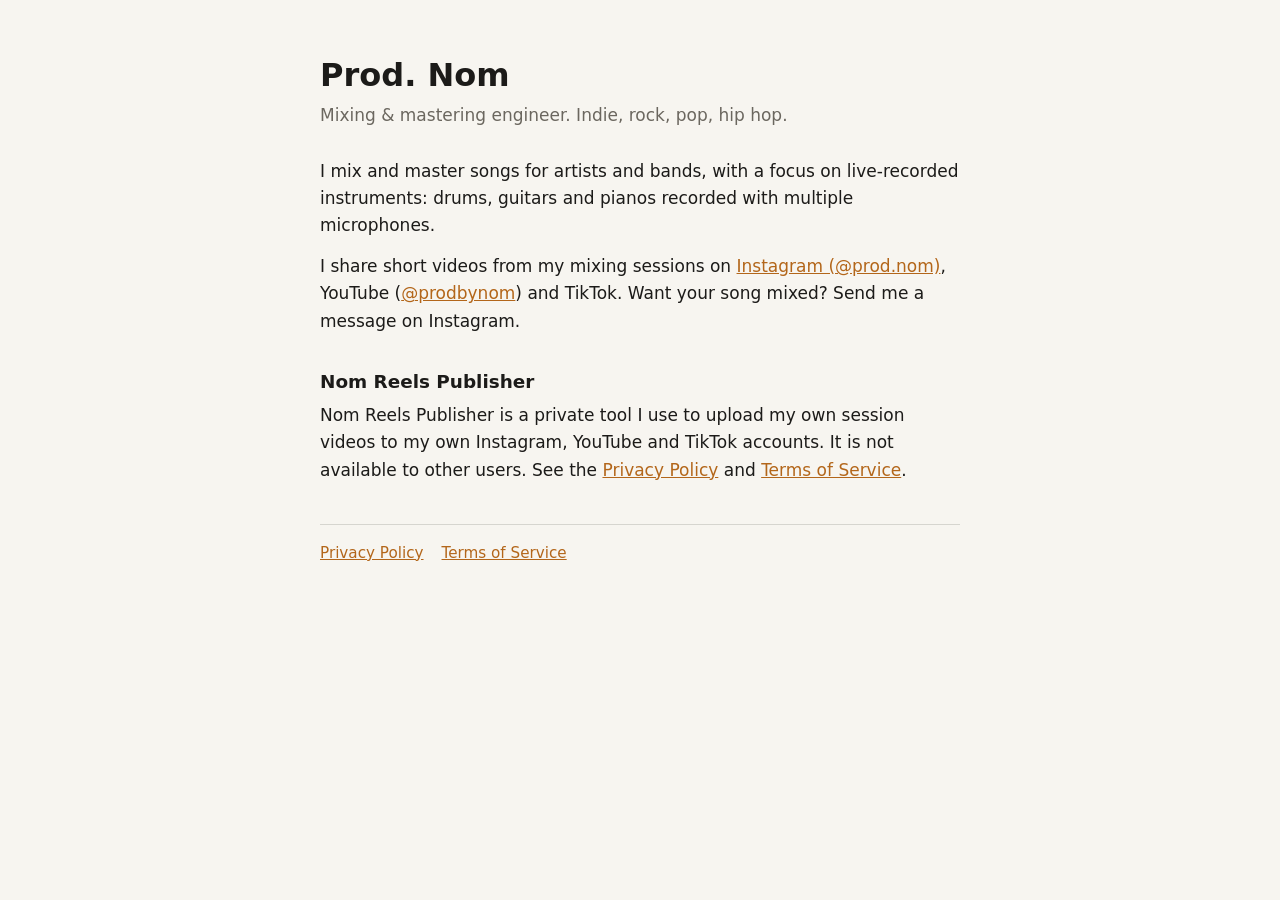
<file: index.html>
<!doctype html>
<html lang="en">
<head>
<meta charset="utf-8">
<meta name="viewport" content="width=device-width, initial-scale=1">
<title>Prod. Nom: mixing &amp; mastering</title>
<link rel="stylesheet" href="style.css">
</head>
<body>
<main>
<h1>Prod. Nom</h1>
<p class="sub">Mixing &amp; mastering engineer. Indie, rock, pop, hip hop.</p>

<p>I mix and master songs for artists and bands, with a focus on live-recorded instruments: drums, guitars and pianos recorded with multiple microphones.</p>
<p>I share short videos from my mixing sessions on <a href="https://www.instagram.com/prod.nom/">Instagram (@prod.nom)</a>, YouTube (<a href="https://www.youtube.com/@prodbynom">@prodbynom</a>) and TikTok. Want your song mixed? Send me a message on Instagram.</p>

<h2>Nom Reels Publisher</h2>
<p>Nom Reels Publisher is a private tool I use to upload my own session videos to my own Instagram, YouTube and TikTok accounts. It is not available to other users. See the <a href="privacy.html">Privacy Policy</a> and <a href="terms.html">Terms of Service</a>.</p>

<nav><a href="privacy.html">Privacy Policy</a><a href="terms.html">Terms of Service</a></nav>
</main>
</body>
</html>
</file>
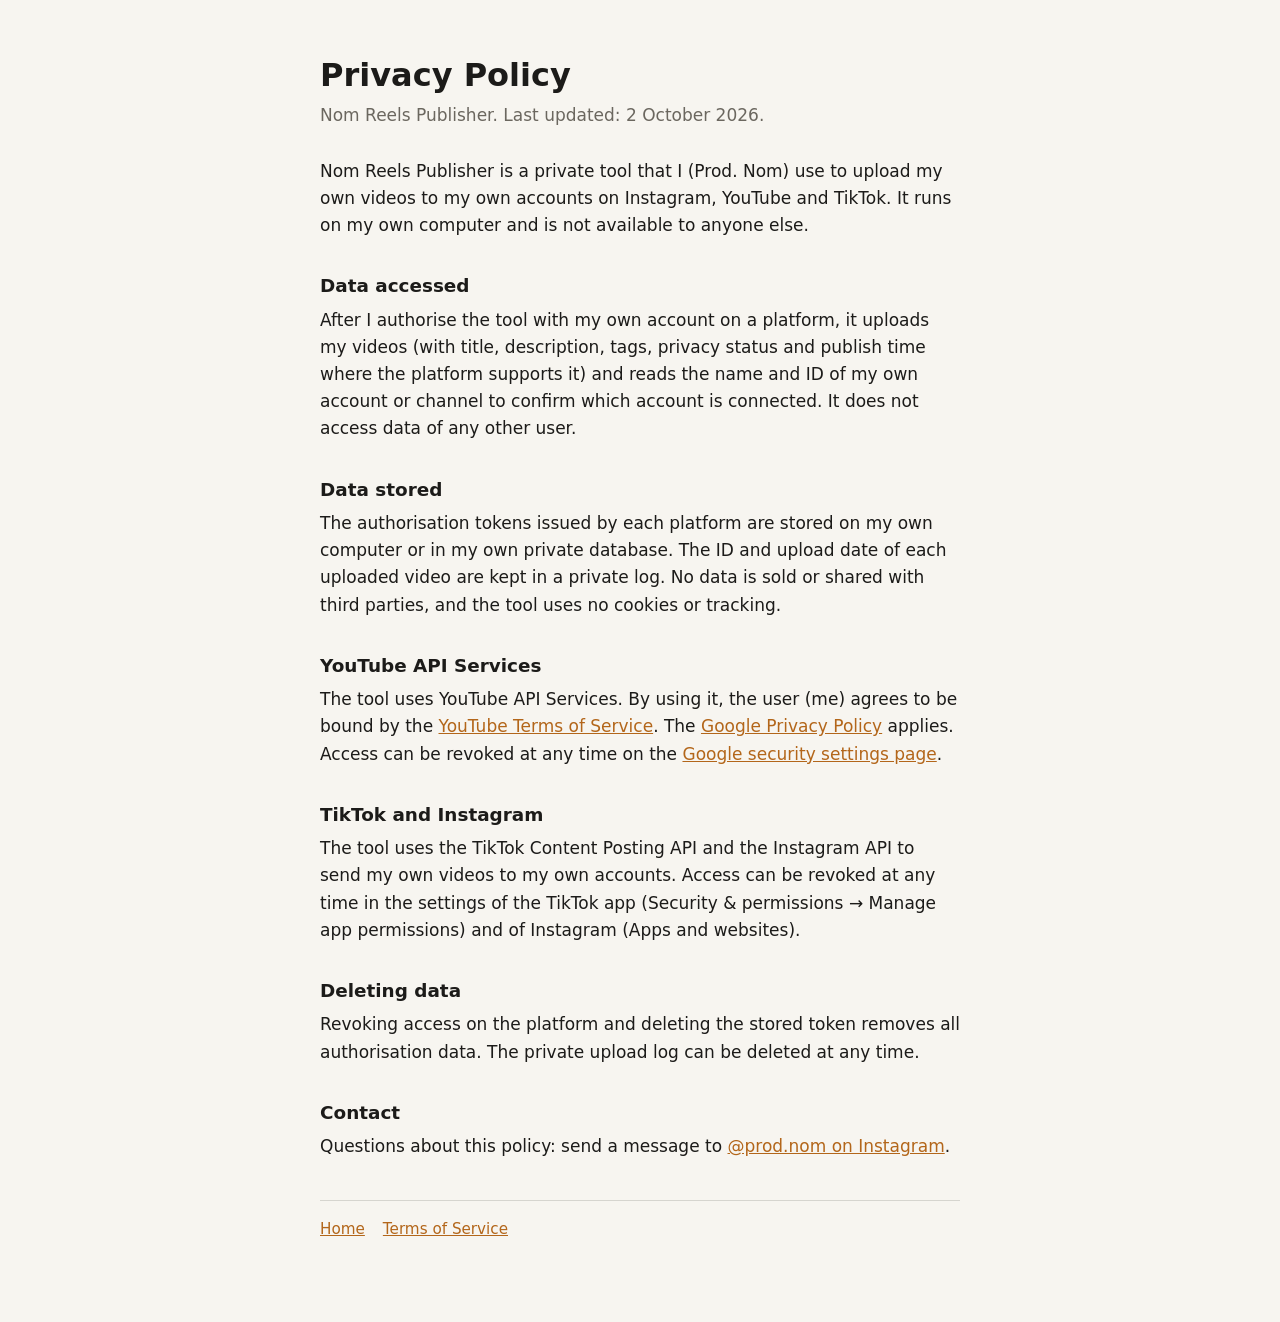
<file: privacy.html>
<!doctype html>
<html lang="en">
<head>
<meta charset="utf-8">
<meta name="viewport" content="width=device-width, initial-scale=1">
<title>Privacy Policy: Nom Reels Publisher</title>
<link rel="stylesheet" href="style.css">
</head>
<body>
<main>
<h1>Privacy Policy</h1>
<p class="sub">Nom Reels Publisher. Last updated: 2 October 2026.</p>

<p>Nom Reels Publisher is a private tool that I (Prod. Nom) use to upload my own videos to my own accounts on Instagram, YouTube and TikTok. It runs on my own computer and is not available to anyone else.</p>

<h2>Data accessed</h2>
<p>After I authorise the tool with my own account on a platform, it uploads my videos (with title, description, tags, privacy status and publish time where the platform supports it) and reads the name and ID of my own account or channel to confirm which account is connected. It does not access data of any other user.</p>

<h2>Data stored</h2>
<p>The authorisation tokens issued by each platform are stored on my own computer or in my own private database. The ID and upload date of each uploaded video are kept in a private log. No data is sold or shared with third parties, and the tool uses no cookies or tracking.</p>

<h2>YouTube API Services</h2>
<p>The tool uses YouTube API Services. By using it, the user (me) agrees to be bound by the <a href="https://www.youtube.com/t/terms">YouTube Terms of Service</a>. The <a href="https://policies.google.com/privacy">Google Privacy Policy</a> applies. Access can be revoked at any time on the <a href="https://myaccount.google.com/permissions">Google security settings page</a>.</p>

<h2>TikTok and Instagram</h2>
<p>The tool uses the TikTok Content Posting API and the Instagram API to send my own videos to my own accounts. Access can be revoked at any time in the settings of the TikTok app (Security &amp; permissions → Manage app permissions) and of Instagram (Apps and websites).</p>

<h2>Deleting data</h2>
<p>Revoking access on the platform and deleting the stored token removes all authorisation data. The private upload log can be deleted at any time.</p>

<h2>Contact</h2>
<p>Questions about this policy: send a message to <a href="https://www.instagram.com/prod.nom/">@prod.nom on Instagram</a>.</p>

<nav><a href="index.html">Home</a><a href="terms.html">Terms of Service</a></nav>
</main>
</body>
</html>
</file>
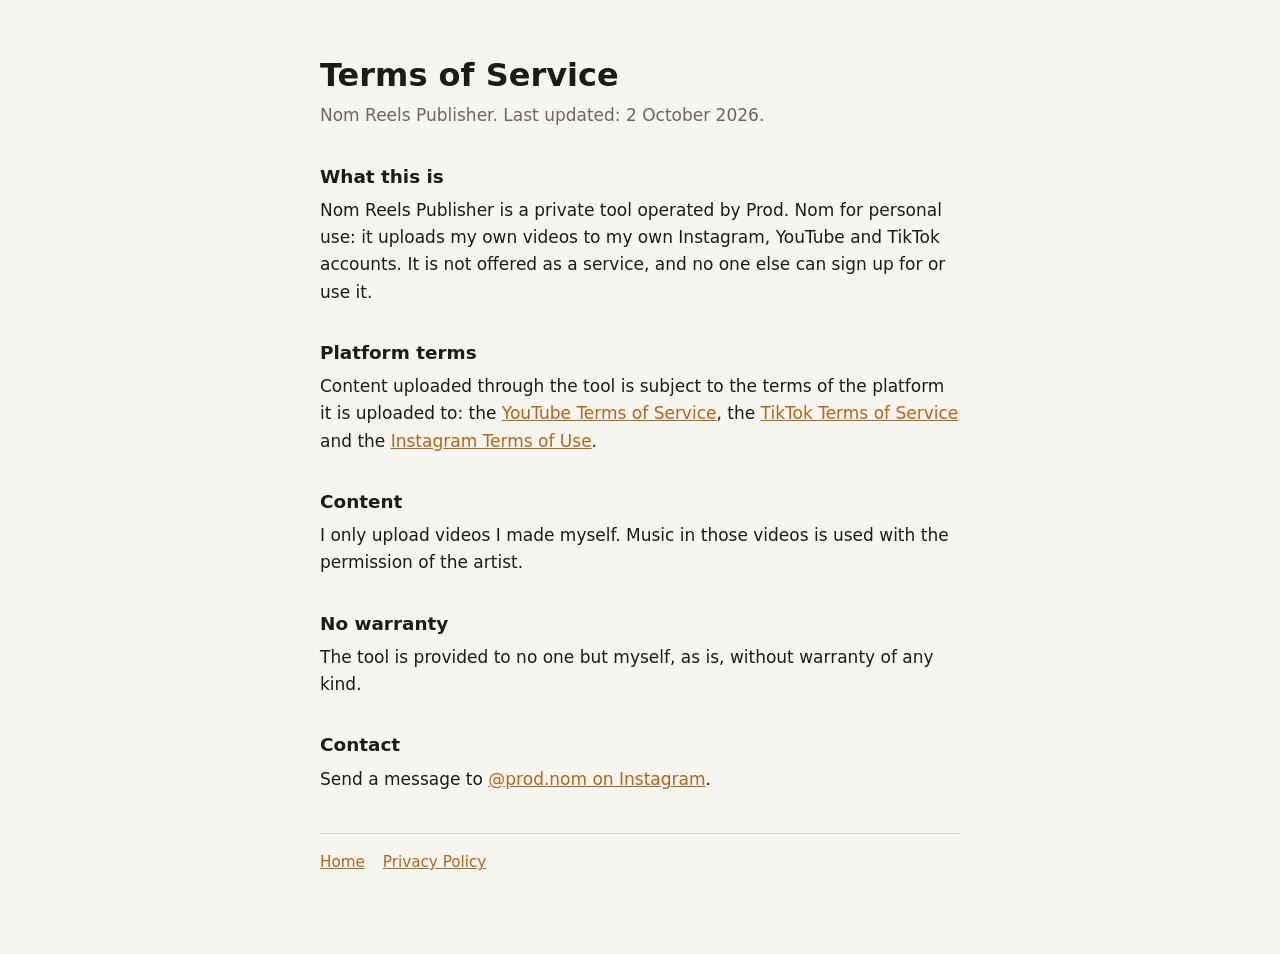
<file: terms.html>
<!doctype html>
<html lang="en">
<head>
<meta charset="utf-8">
<meta name="viewport" content="width=device-width, initial-scale=1">
<title>Terms of Service: Nom Reels Publisher</title>
<link rel="stylesheet" href="style.css">
</head>
<body>
<main>
<h1>Terms of Service</h1>
<p class="sub">Nom Reels Publisher. Last updated: 2 October 2026.</p>

<h2>What this is</h2>
<p>Nom Reels Publisher is a private tool operated by Prod. Nom for personal use: it uploads my own videos to my own Instagram, YouTube and TikTok accounts. It is not offered as a service, and no one else can sign up for or use it.</p>

<h2>Platform terms</h2>
<p>Content uploaded through the tool is subject to the terms of the platform it is uploaded to: the <a href="https://www.youtube.com/t/terms">YouTube Terms of Service</a>, the <a href="https://www.tiktok.com/legal/terms-of-service">TikTok Terms of Service</a> and the <a href="https://help.instagram.com/581066165581870">Instagram Terms of Use</a>.</p>

<h2>Content</h2>
<p>I only upload videos I made myself. Music in those videos is used with the permission of the artist.</p>

<h2>No warranty</h2>
<p>The tool is provided to no one but myself, as is, without warranty of any kind.</p>

<h2>Contact</h2>
<p>Send a message to <a href="https://www.instagram.com/prod.nom/">@prod.nom on Instagram</a>.</p>

<nav><a href="index.html">Home</a><a href="privacy.html">Privacy Policy</a></nav>
</main>
</body>
</html>
</file>
<file: style.css>
:root { color-scheme: light dark; --bg: #f7f5f0; --fg: #1c1b19; --muted: #6b675f; --accent: #b3661a; }
@media (prefers-color-scheme: dark) { :root { --bg: #141312; --fg: #ece8e0; --muted: #a09a8f; --accent: #f0a63a; } }
* { box-sizing: border-box; }
body { margin: 0; background: var(--bg); color: var(--fg); font: 17px/1.6 system-ui, -apple-system, "Segoe UI", sans-serif; }
main { max-width: 680px; margin: 0 auto; padding: 56px 20px 80px; }
h1 { font-size: 2rem; line-height: 1.2; margin: 0 0 8px; }
h2 { font-size: 1.15rem; margin: 32px 0 6px; }
p { margin: 0 0 14px; }
a { color: var(--accent); }
.sub { color: var(--muted); margin-bottom: 28px; }
nav { margin-top: 40px; padding-top: 16px; border-top: 1px solid color-mix(in srgb, var(--fg) 15%, transparent); font-size: 0.95rem; }
nav a { margin-right: 18px; }
</file>
